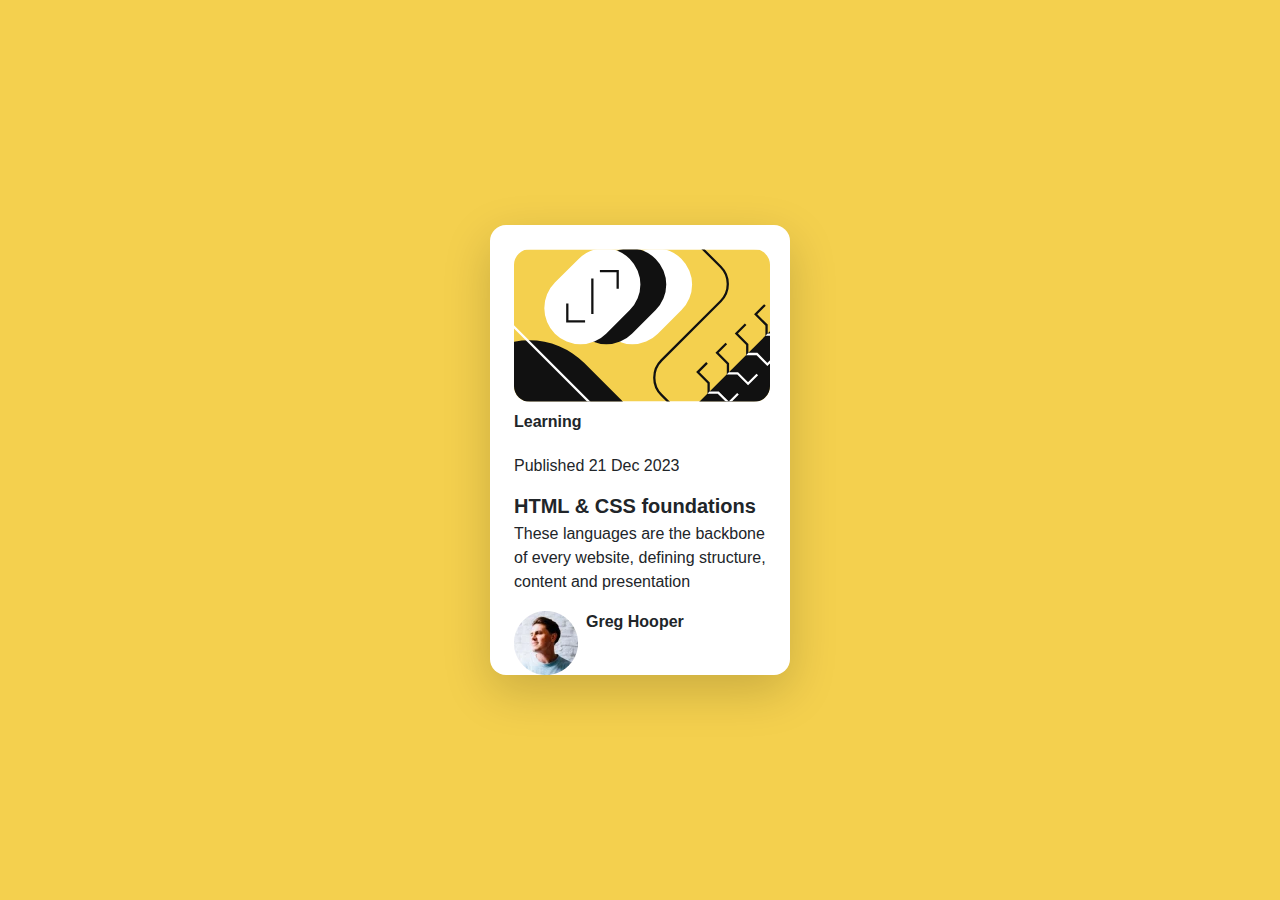
<file: Blog-BS/index.html>
<!doctype html>
<html lang="en">
<head>
  <meta charset="UTF-8">
  <meta name="viewport" content="width=device-width, initial-scale=1">
  <title>Bootstrap Project</title>
  <!-- Bootstrap CSS -->
  <link href="https://cdn.jsdelivr.net/npm/bootstrap@5.3.3/dist/css/bootstrap.min.css" rel="stylesheet">
  <link rel="stylesheet" href="styles.css">
</head>
        <body class="d-flex justify-content-center align-items-center">
        <article class="card-container bg-white p-4 pb-5 rounded-4 shadow-lg mx-auto">
            <img src="assets/images/illustration-article.svg" alt="Blog Preview Illustration" class="rounded-4 card-thumbnail">
            <div class="card-badge">
                <p class="fs-6 fw-bold pb-1 mt-2">Learning</p>
            </div>
            <p class="mt-1 fs-6">Published 21 Dec 2023</p>
            <h1 class="fs-5 fw-bold mt-1 mb-1 card-title">
                HTML & CSS foundations
            </h1>
            <p class="fs-6">These languages are the backbone of every website, defining structure,
                content and presentation
            </p>
            <div class="d-flex align-items center">
                <img src="assets/images/image-avatar.webp" alt="avatar" class="card-author__avatar">
                <p class="ms-2 mb-0 card-author__name text-sm fw-bold">Greg Hooper</p>
            </div>
        </article>

  <!-- Bootstrap JS -->
  <script src="https://cdn.jsdelivr.net/npm/bootstrap@5.3.3/dist/js/bootstrap.bundle.min.js"></script>
</body>
</html>
</file>
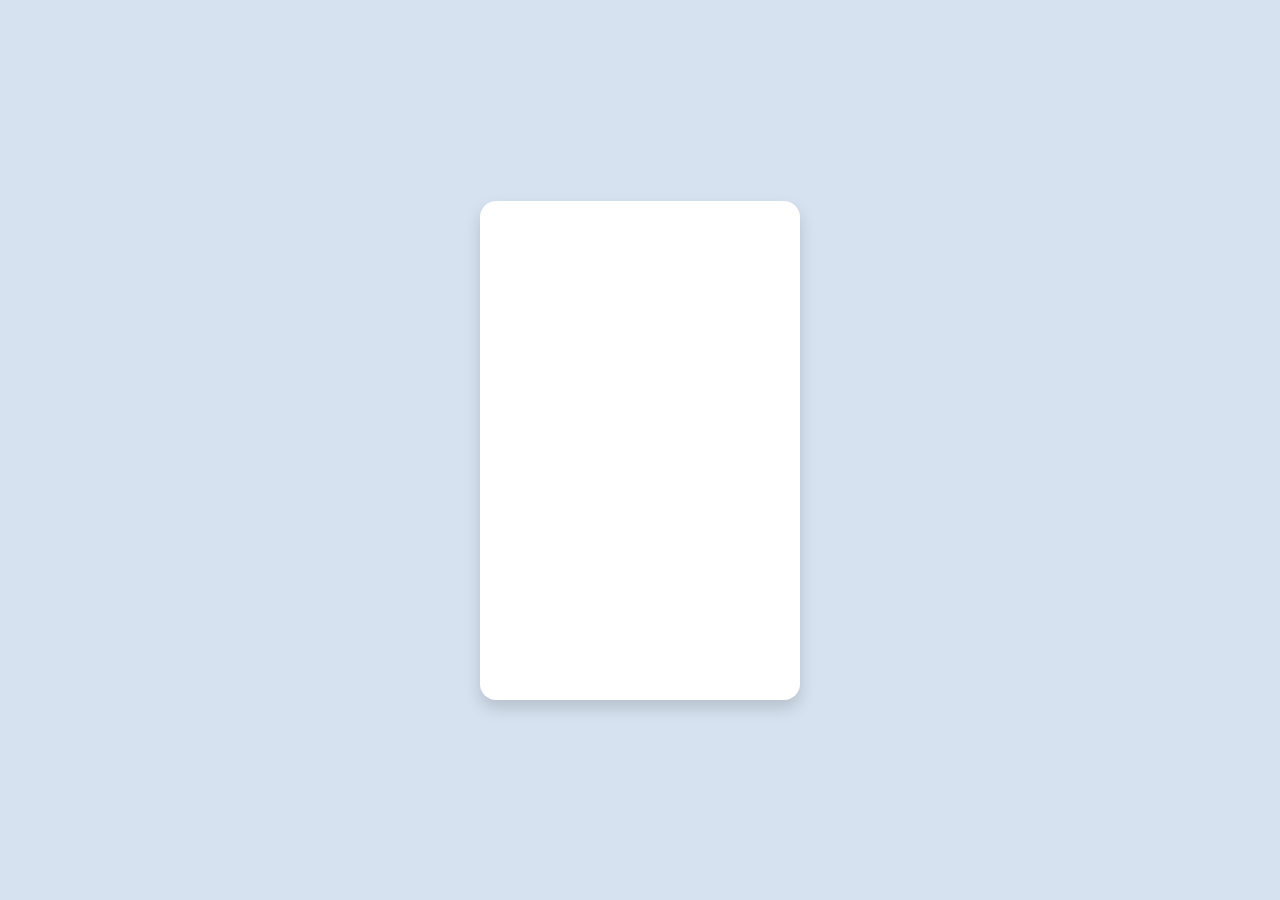
<file: QR-BS/index.html>
<!doctype html>
<html lang="en">
<head>
  <meta charset="UTF-8">
  <meta name="viewport" content="width=device-width, initial-scale=1">
  <title>Bootstrap Project</title>
  <!-- Bootstrap CSS -->
  <link href="https://cdn.jsdelivr.net/npm/bootstrap@5.3.3/dist/css/bootstrap.min.css" rel="stylesheet">
  <link rel="stylesheet" href="styles.css">
</head>
        <body class="d-flex justify-content-center align-items-center">
          <section class="bg-white p-4 rounded-4 text-center mx-auto shadow qr-card">

          </section>

  <!-- Bootstrap JS -->
  <script src="https://cdn.jsdelivr.net/npm/bootstrap@5.3.3/dist/js/bootstrap.bundle.min.js"></script>
</body>
</html>
</file>
<file: Blog-BS/styles.css>
body {
    background-color: #f4d04e;
    min-height: 100vh;
    font-family: 'Figtree', sans-serif;
}

.card-container {
    width: 300px;
    height: 450px;
}

.card-thumbnail {
    width: 16rem;
}
</file>
<file: QR-BS/styles.css>
body {
    background-color: hsl(212, 45%, 89%);
    min-height: 100vh;
}

.qr-card {
    width: 320px;
    height: 499px;
}

.qr-code-img {
    width: 288px;
    height: 288px;
}

.regular-text, .bold-text {
    font-family: "Outfit", sans-serif;
}

.regular-text {
    color: hsl(216, 15%, 48%);
}

.bold-text {
    color: rgb(31, 49, 79);
}
</file>
